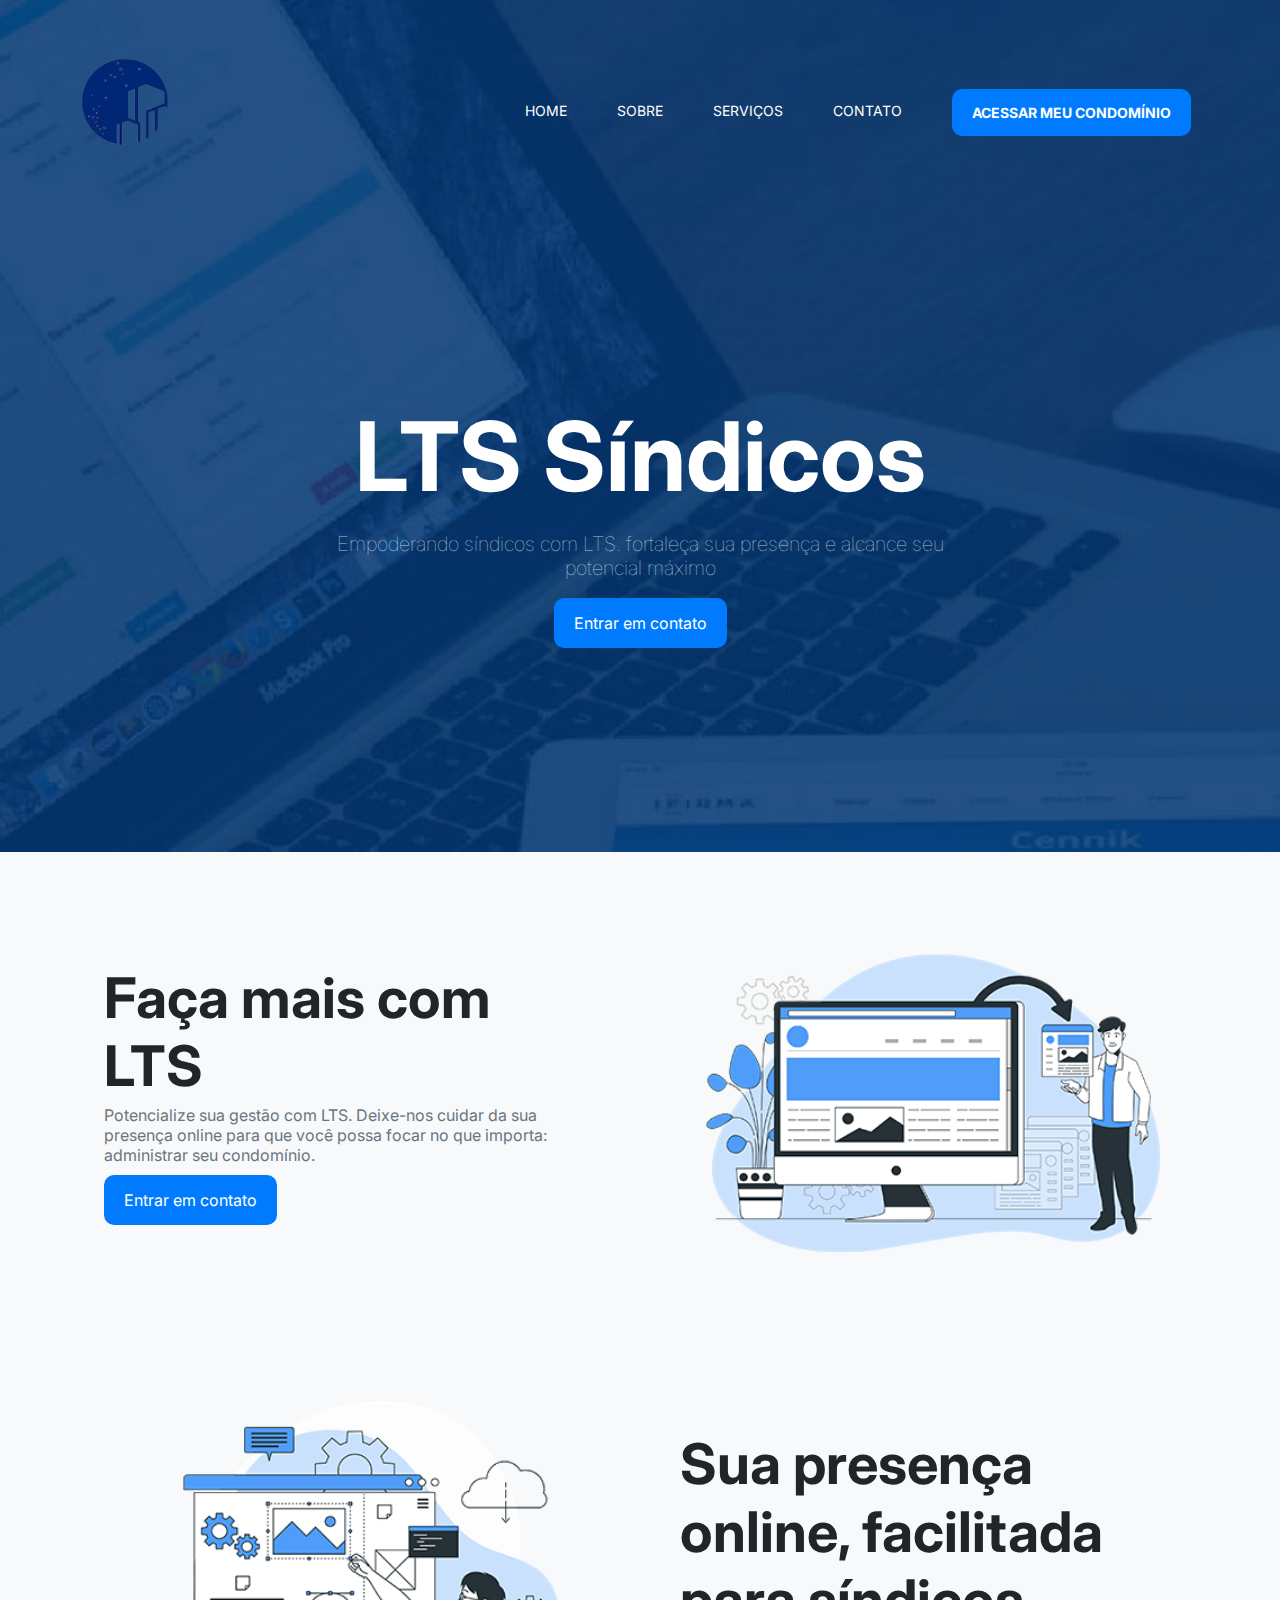
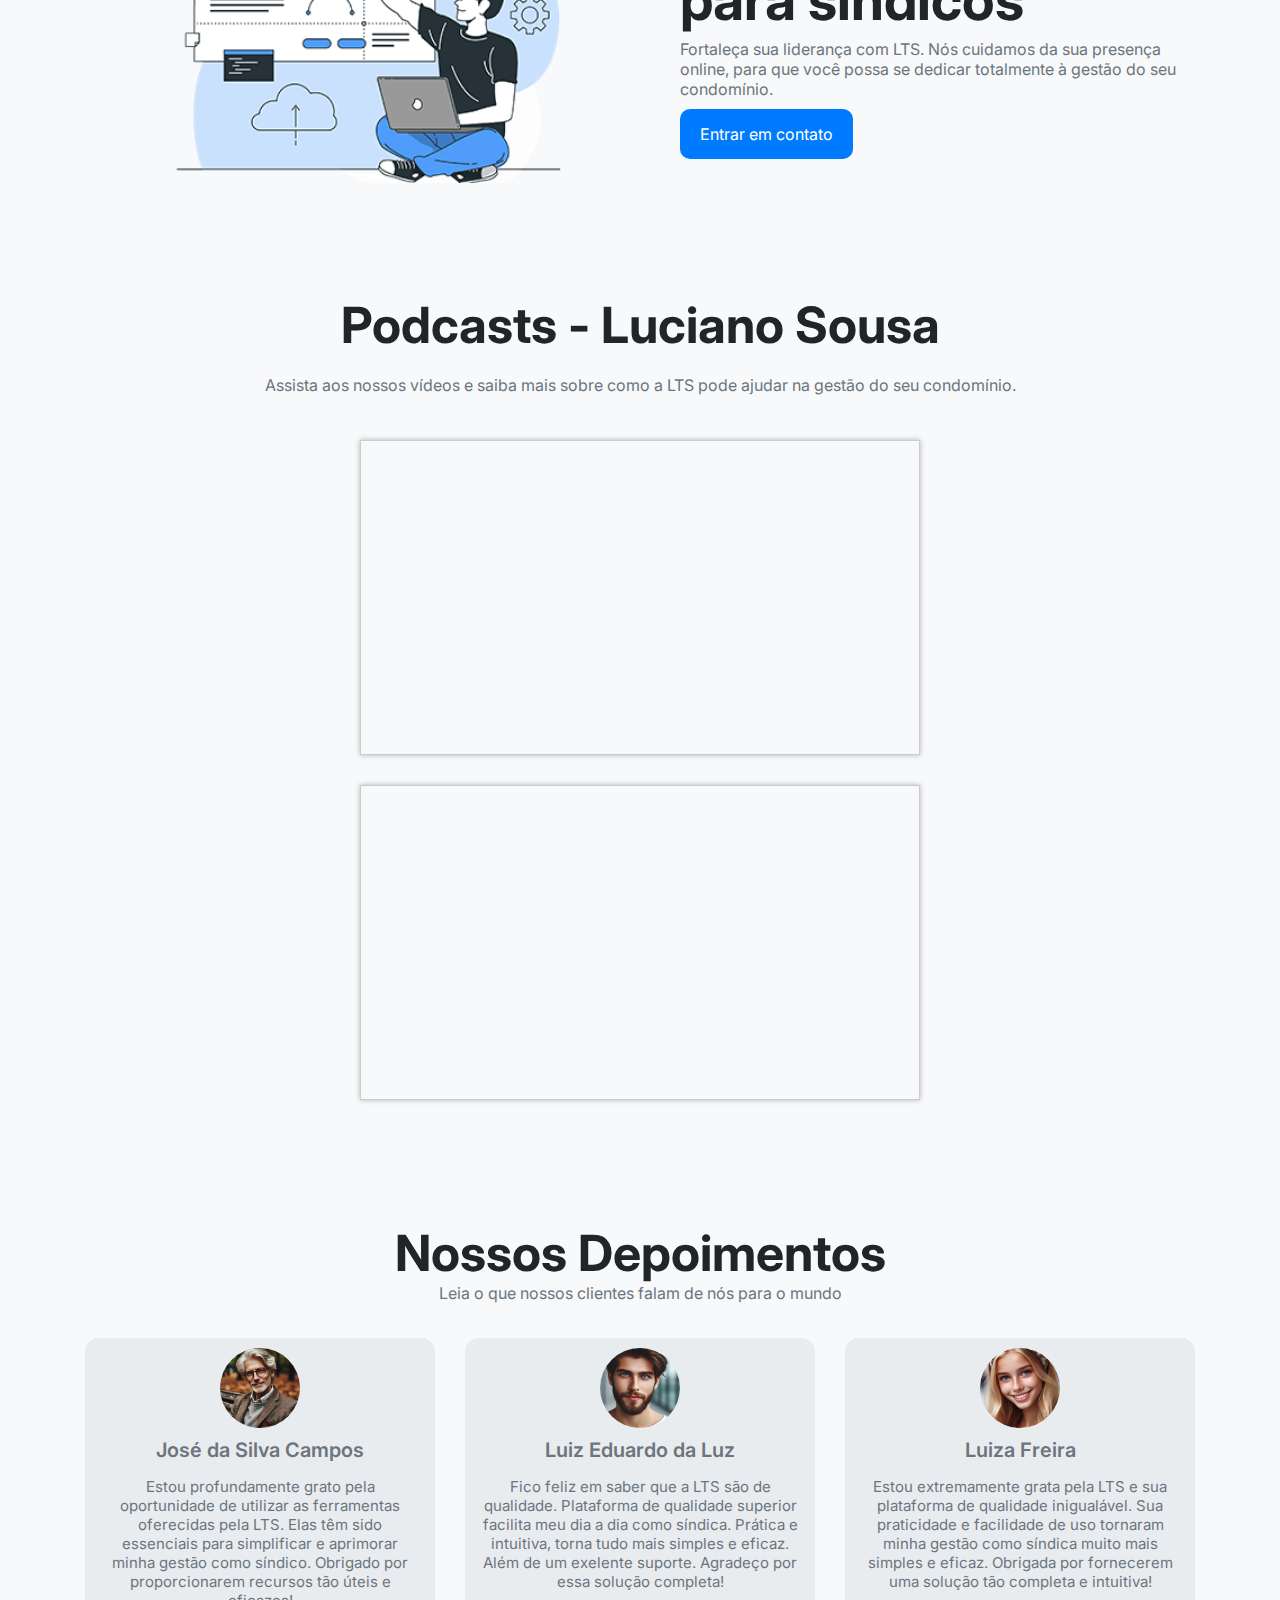
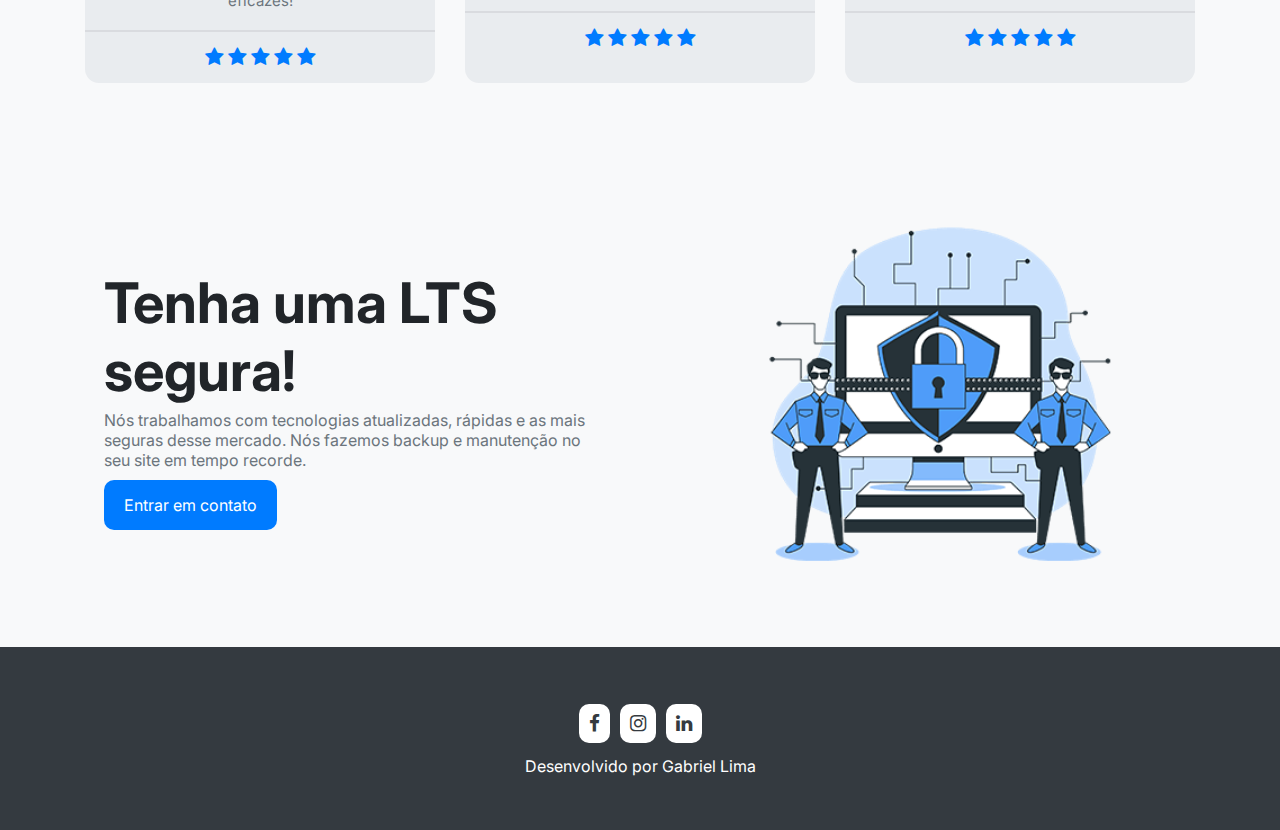
<file: index.html>
<!DOCTYPE html>
<html lang="pt-br">
<head>
    <meta charset="UTF-8">
    <meta name="viewport" content="width=device-width, initial-scale=1.0">
    <!-- fonte awesome -->
    <link rel="stylesheet" href="https://cdnjs.cloudflare.com/ajax/libs/font-awesome/4.7.0/css/font-awesome.css" integrity="sha512-5A8nwdMOWrSz20fDsjczgUidUBR8liPYU+WymTZP1lmY9G6Oc7HlZv156XqnsgNUzTyMefFTcsFH/tnJE/+xBg==" crossorigin="anonymous" referrerpolicy="no-referrer" />
    <!-- links css -->
    <link rel="stylesheet" href="CSS/style.css">
    <title>Website LST</title>
    <link rel="preconnect" href="https://fonts.googleapis.com">
    <link rel="preconnect" href="https://fonts.gstatic.com" crossorigin>
    <link href="https://fonts.googleapis.com/css2?family=Inter:wght@100..900&display=swap" rel="stylesheet">
</head>
<body>
    <!-- header -->
    <header style="background-image: url(img/background-home.jpg)">
        <!-- container -->
        <div class="container">
            <nav>
                <a href="index.html">
                    <img src="img/logo.png" alt="logo">
                </a>
                <ul class="ul">
                    <a href="index.html">home</a>
                    <a href="Sobre.html">Sobre</a>
                    <a href="Serviços.html">Serviços</a>
                    <a href="Contato.html">Contato</a>
                    <a class="btn" href="login.html"><strong>ACESSAR MEU CONDOMÍNIO</strong></a>
                    <div class="close-icon" onclick="closeMenu()">
                        <i class="fa fa-times-circle"></i>
                    </div>
                </ul>
                <div class="menu-icon" onclick="openMenu()">
                    <i class="fa fa-bars"></i>
                </div>
            </nav>
            <section class="banner">
                <div class="banner-text">
                    <h1>LTS Síndicos</h1>
                    <p>Empoderando síndicos com LTS. fortaleça sua presença e alcance seu potencial máximo</p>
                    <a href="Contato.html" class="btn animate-btn">Entrar em contato</a>
                </div>
            </section>
        </div>
        <!-- end container -->
    </header>
    <!-- end header -->
    <!-- faça mais -->
    <section class="faça-mais">
            <!-- container -->
            <div class="container"> 
                <div class="faça-mais-test">
                    <h3>Faça mais com LTS</h3>
                    <p>Potencialize sua gestão com LTS. Deixe-nos cuidar da sua presença online para que você possa focar no que importa:
                        administrar seu condomínio.<p>
                    <a href="Contato.html" class="btn animate-btn" >Entrar em contato</a>
                </div>
                <div class="faça-mais-img">
                    <img src="img/img-1.png" alt="">
                </div>
            </div>
            <!-- end container -->
    </section>
    <!-- end faça mais -->
    <!-- faça mais 2-->
    <section class="faça-mais">
        <!-- container -->
        <div class="container">
            <div class="faça-mais-img">
                <img src="img/img-2.png" alt="">
            </div> 
            <div class="faça-mais-test">
                <h3>Sua presença online, facilitada para síndicos</h3>
                <p>Fortaleça sua liderança com LTS. Nós cuidamos da sua presença online, para que você possa se dedicar totalmente à gestão do seu condomínio.</p>
                <a href="Contato.html" class="btn" >Entrar em contato</a>
            </div>
        </div>
        <!-- end container -->
</section>
<!-- end faça mais 2-->

<!-- seção de vídeos -->
<section class="videos">
    <div class="container">
        <h3>Podcasts - Luciano Sousa</h3>
        <p>Assista aos nossos vídeos e saiba mais sobre como a LTS pode ajudar na gestão do seu condomínio.</p>
        <div class="video-container">
            <iframe width="560" height="315" src="https://www.youtube.com/embed/7bxvTmI8Xig" title="YouTube video player" frameborder="0" allow="accelerometer; autoplay; clipboard-write; encrypted-media; gyroscope; picture-in-picture" allowfullscreen></iframe>
            <iframe width="560" height="315" src="https://www.youtube.com/embed/wDiaQy88Xyo" title="YouTube video player" frameborder="0" allow="accelerometer; autoplay; clipboard-write; encrypted-media; gyroscope; picture-in-picture" allowfullscreen></iframe>
        </div>
    </div>
</section>
<!-- end seção de vídeos -->

<!-- depoimento-->
    <section class="depoimentos">
        <div class="container">
            <h3>Nossos Depoimentos</h3>
            <p>Leia o que nossos clientes falam de nós para o mundo</p>
            <div class="cards">
                <!-- card item 1 -->
                <div class="card-item">
                    <img src="img/1.png" alt="Gabriel">
                    <p class="nome-user">José da Silva Campos</p>
                    <p class="depoimento-user"> Estou profundamente grato pela oportunidade de utilizar as ferramentas oferecidas pela LTS. Elas têm sido essenciais para simplificar e aprimorar minha gestão como síndico. Obrigado por proporcionarem recursos tão úteis e eficazes!
                    </p>
                    <div class="estrelas">
                        <i class="fa fa-star" aria-hidden="true"></i>
                        <i class="fa fa-star" aria-hidden="true"></i>
                        <i class="fa fa-star" aria-hidden="true"></i>
                        <i class="fa fa-star" aria-hidden="true"></i>
                        <i class="fa fa-star" aria-hidden="true"></i>
                    </div>
                </div>
                <!-- end card item 1 -->
                <!-- card item 2 -->
                <div class="card-item">
                    <img src="img/2.png" alt="Gabriel">
                    <p class="nome-user">Luiz Eduardo da Luz</p>
                    <p class="depoimento-user"> Fico feliz em saber que a LTS são de qualidade.
                        Plataforma de qualidade superior facilita meu dia a dia como síndica. Prática e intuitiva,
                         torna tudo mais simples e eficaz. Além de um exelente suporte. Agradeço por essa solução completa!
                    </p>
                    <div class="estrelas">
                        <i class="fa fa-star" aria-hidden="true"></i>
                        <i class="fa fa-star" aria-hidden="true"></i>
                        <i class="fa fa-star" aria-hidden="true"></i>
                        <i class="fa fa-star" aria-hidden="true"></i>
                        <i class="fa fa-star" aria-hidden="true"></i>
                    </div>
                </div>
                <!-- end card item 2 -->
                <!-- card item 3 -->
                <div class="card-item">
                    <img src="img/3.png" alt="Gabriel">
                    <p class="nome-user">Luiza Freira</p>
                    <p class="depoimento-user"> Estou extremamente grata pela LTS e sua plataforma de qualidade inigualável.
                         Sua praticidade e facilidade de uso tornaram minha gestão como síndica muito mais simples e eficaz.
                          Obrigada por fornecerem uma solução tão completa e intuitiva!
                    </p>
                    <div class="estrelas">
                        <i class="fa fa-star" aria-hidden="true"></i>
                        <i class="fa fa-star" aria-hidden="true"></i>
                        <i class="fa fa-star" aria-hidden="true"></i>
                        <i class="fa fa-star" aria-hidden="true"></i>
                        <i class="fa fa-star" aria-hidden="true"></i>
                    </div>
                </div>
                <!-- end card item 3 -->
            </div>
        </div>
    </section>
<!-- end depoimento -->
<!-- faça mais 3 -->
<section class="faça-mais">
    <!-- container -->
    <div class="container"> 
        <div class="faça-mais-test">
            <h3>Tenha uma LTS segura!</h3>
            <p>Nós trabalhamos com tecnologias atualizadas, rápidas e as mais seguras desse mercado. Nós fazemos backup
                e manutenção no seu site em tempo recorde.
            </p>
            <a href="Contato.html" class="btn" >Entrar em contato</a>
        </div>
        <div class="faça-mais-img">
            <img src="img/security.png" alt="">
        </div>
    </div>
    <!-- end container -->
</section>
<!-- end faça mais 3 -->
<!-- footer -->
<footer class="footer">
    <div class="container">
      <div class="links">
        <a href="https://www.facebook.com/people/Lts-Sindicos-Profissionais/pfbid02wDjMW7JPoQzjWtgbtjktsqCLfDgjJGDDae5whF1KAESs9H8voRPMmbUJoa8kM9mjl/">
          <i class="fa fa-facebook"></i>
        </a>
        <a href="https://www.instagram.com/ltssindicos/">
          <i class="fa fa-instagram"></i>
        </a>
        <a href="https://www.linkedin.com/in/SEU_USUARIO">
          <i class="fa fa-linkedin"></i>
        </a>
      </div>
      <p>Desenvolvido por Gabriel Lima</p>
    </div>
  </footer>
  <!-- end footer -->
    <script src="js/main.js"></script>
</body>
</html>
</file>
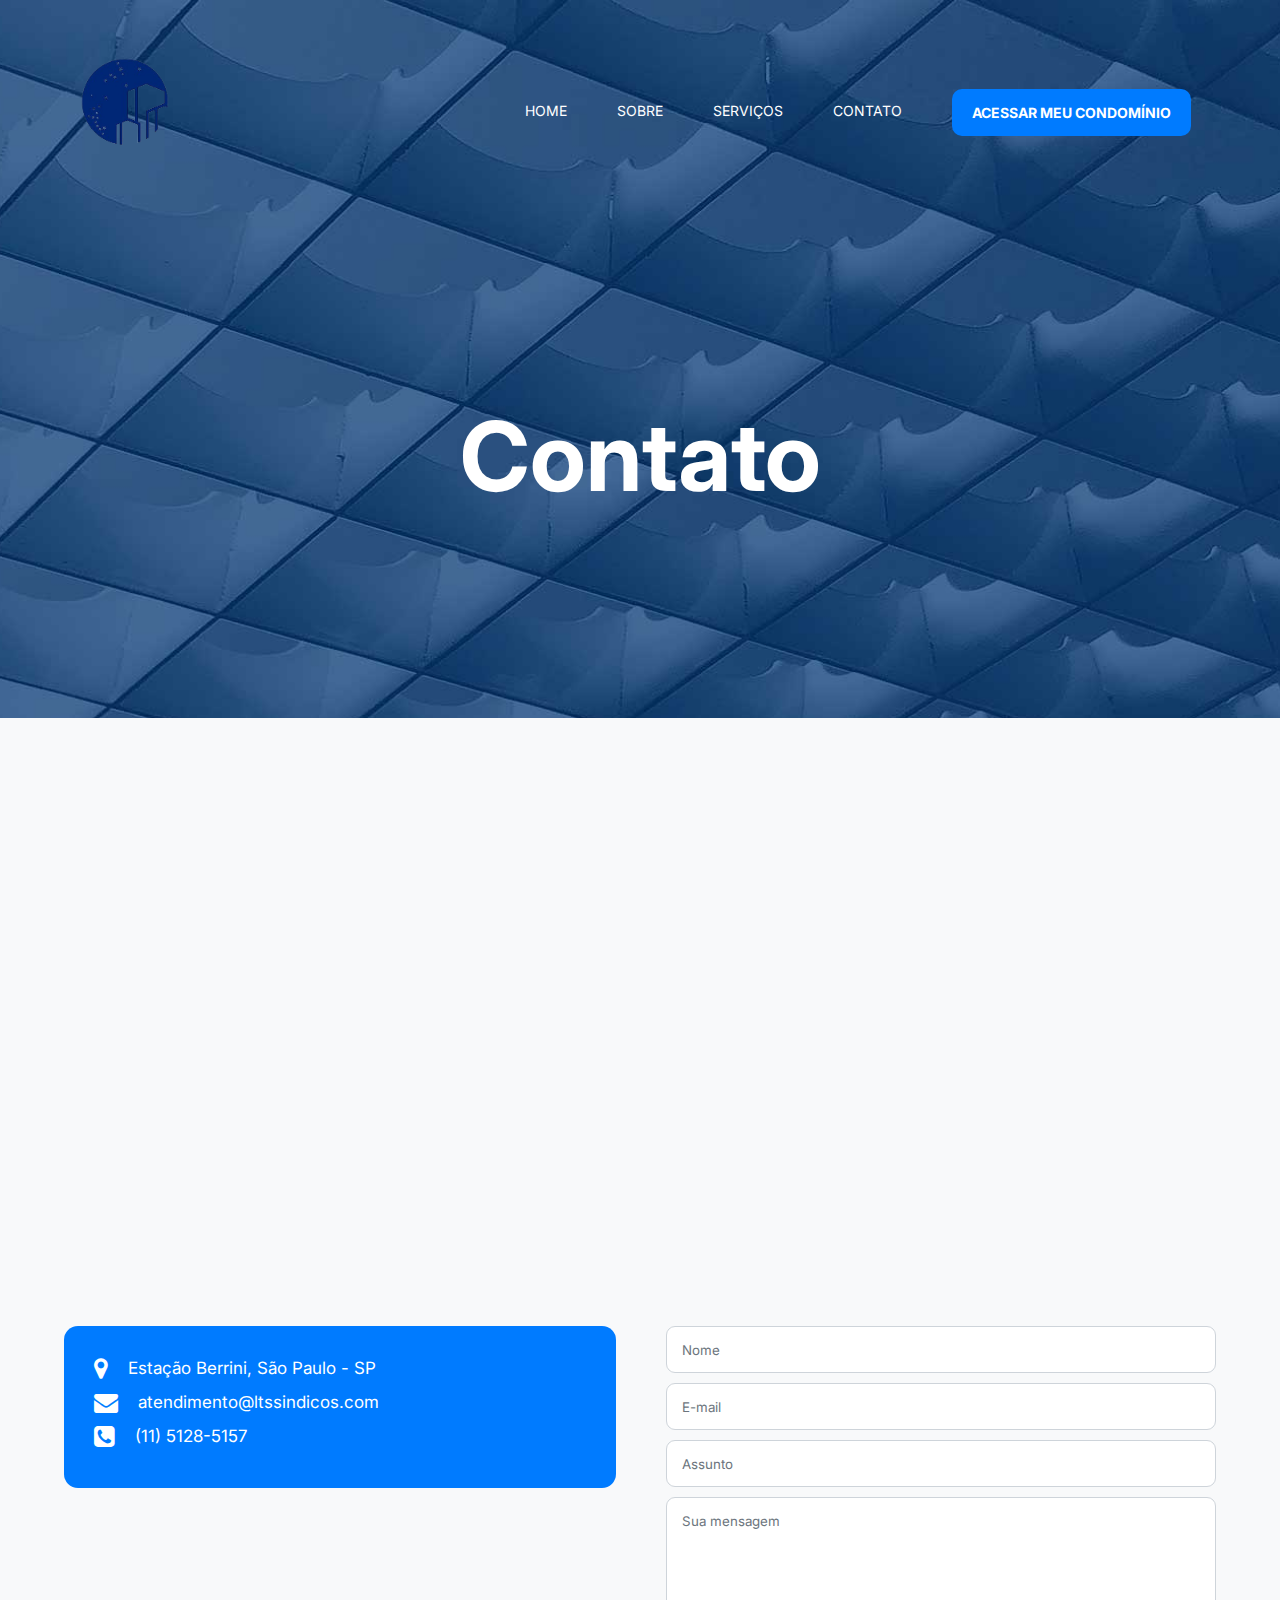
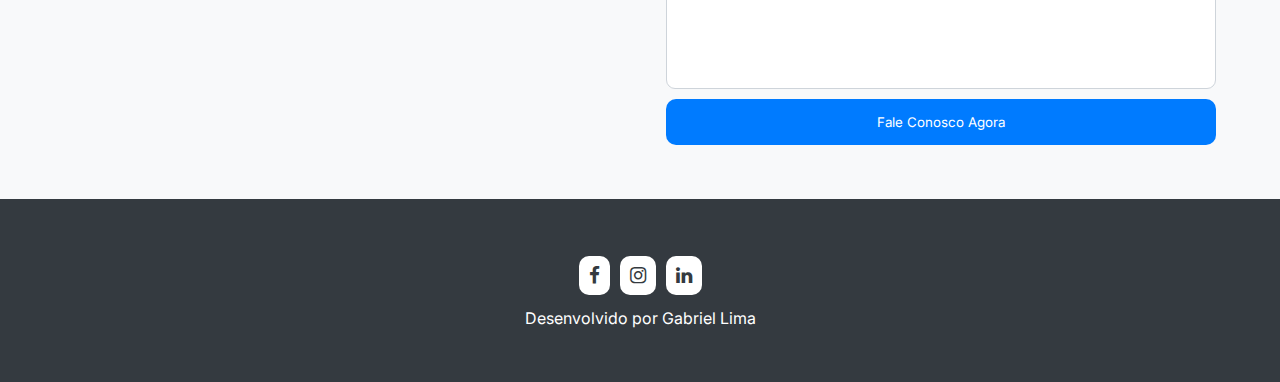
<file: contato.html>
<!DOCTYPE html>
<html lang="pt-br">
<head>
    <meta charset="UTF-8">
    <meta name="viewport" content="width=device-width, initial-scale=1.0">
    <!-- fonte awesome -->
    <link rel="stylesheet" href="https://cdnjs.cloudflare.com/ajax/libs/font-awesome/4.7.0/css/font-awesome.css" integrity="sha512-5A8nwdMOWrSz20fDsjczgUidUBR8liPYU+WymTZP1lmY9G6Oc7HlZv156XqnsgNUzTyMefFTcsFH/tnJE/+xBg==" crossorigin="anonymous" referrerpolicy="no-referrer" />
    <!-- links css -->
    <link rel="stylesheet" href="CSS/style.css">
    <title>Contato | Website LST</title>
    <link rel="preconnect" href="https://fonts.googleapis.com">
    <link rel="preconnect" href="https://fonts.gstatic.com" crossorigin>
    <link href="https://fonts.googleapis.com/css2?family=Inter:wght@100..900&display=swap" rel="stylesheet">
</head>
<body>
    <!-- header -->
    <header style="background-image: url(img/background-contacto.jpg)">
        <!-- container -->
        <div class="container">
            <nav>
                <a href="index.html">
                    <img src="img/logo.png" alt="logo">
                </a>
                <ul class="ul">
                    <a href="index.html">home</a>
                    <a href="Sobre.html">Sobre</a>
                    <a href="Serviços.html">Serviços</a>
                    <a href="Contato.html">Contato</a>
                    <a class="btn" href="login.html"><strong>ACESSAR MEU CONDOMÍNIO</strong></a>
                    <div class="close-icon" onclick="closeMenu()">
                        <i class="fa fa-times-circle"></i>
                    </div>
                </ul>
                <div class="menu-icon" onclick="openMenu()">
                    <i class="fa fa-bars"></i>
                </div>
            </nav>
            <section class="banner">
                <div class="banner-text">
                    <h1>Contato</h1>
                </div>
            </section>
        </div>
        <!-- end container -->
    </header>
        <!-- end header -->
        <section class="contato">
            <div class="container">
                <div class="mapa">
                    <iframe src="https://www.google.com/maps/embed?pb=!1m18!1m12!1m3!1d3655.9759086423446!2d-46.69547845449831!3d-23.60519693846975!2m3!1f0!2f0!3f0!3m2!1i1024!2i768!4f13.1!3m3!1m2!1s0x94ce5733b3be3f8f%3A0xb3987e0330c2e0ea!2zRXN0YcOnw6NvIEJlcnJpbmk!5e0!3m2!1spt-BR!2sbr!4v1710431137700!5m2!1spt-BR!2sbr" width="100%" height="500px" style="border:0;" allowfullscreen="" loading="lazy" referrerpolicy="no-referrer-when-downgrade"></iframe>
                </div>
                <div class="contato-info">
                    <div class="left-side">
                        <div>
                            <i class="fa fa-map-marker"></i>
                            <p>Estação Berrini, São Paulo - SP</p>
                        </div>
                        <div>
                            <i class="fa fa-envelope"></i>
                            <p>atendimento@ltssindicos.com</p>
                        </div>
                        <div>
                            <i class="fa fa-phone-square"></i>
                            <p>(11) 5128-5157</p>
                        </div>
                    </div>
                    <div class="right-side">
                        <form id="form-contato" action="#">
                            <input type="text" id="nome" placeholder="Nome" required>
                            <div id="erro-nome" class="erro-mensagem"></div> 
                            <input type="email" id="email" placeholder="E-mail" required>
                            <div id="erro-email" class="erro-mensagem"></div> 
                            <input type="text" id="assunto" placeholder="Assunto" required>
                            <div id="erro-assunto" class="erro-mensagem"></div> 
                            <textarea id="mensagem" cols="30" rows="10" placeholder="Sua mensagem" required></textarea>
                            <div id="erro-mensagem" class="erro-mensagem"></div>
                            <button class="btn" type="submit">Fale Conosco Agora</button>
                        </form> 
                    </div>
                </div>
            </div>
            <div id="sobretela" class="sobretela">
                <div class="mensagem">
                    <p id="mensagem-sucesso"></p>
                    <button id="fechar-sobretela" class="btn">Fechar</button>
                </div>
            </div>
        </section>
    <!-- footer -->
<footer class="footer">
    <div class="container">
      <div class="links">
        <a href="https://www.facebook.com/people/Lts-Sindicos-Profissionais/pfbid02wDjMW7JPoQzjWtgbtjktsqCLfDgjJGDDae5whF1KAESs9H8voRPMmbUJoa8kM9mjl/">
          <i class="fa fa-facebook"></i>
        </a>
        <a href="https://www.instagram.com/ltssindicos/">
          <i class="fa fa-instagram"></i>
        </a>
        <a href="https://www.linkedin.com/in/SEU_USUARIO">
          <i class="fa fa-linkedin"></i>
        </a>
      </div>
      <p>Desenvolvido por Gabriel Lima</p>
    </div>
  </footer>
  <!-- end footer -->
    <script src="js/main.js"></script>
</body>
</html>
</file>
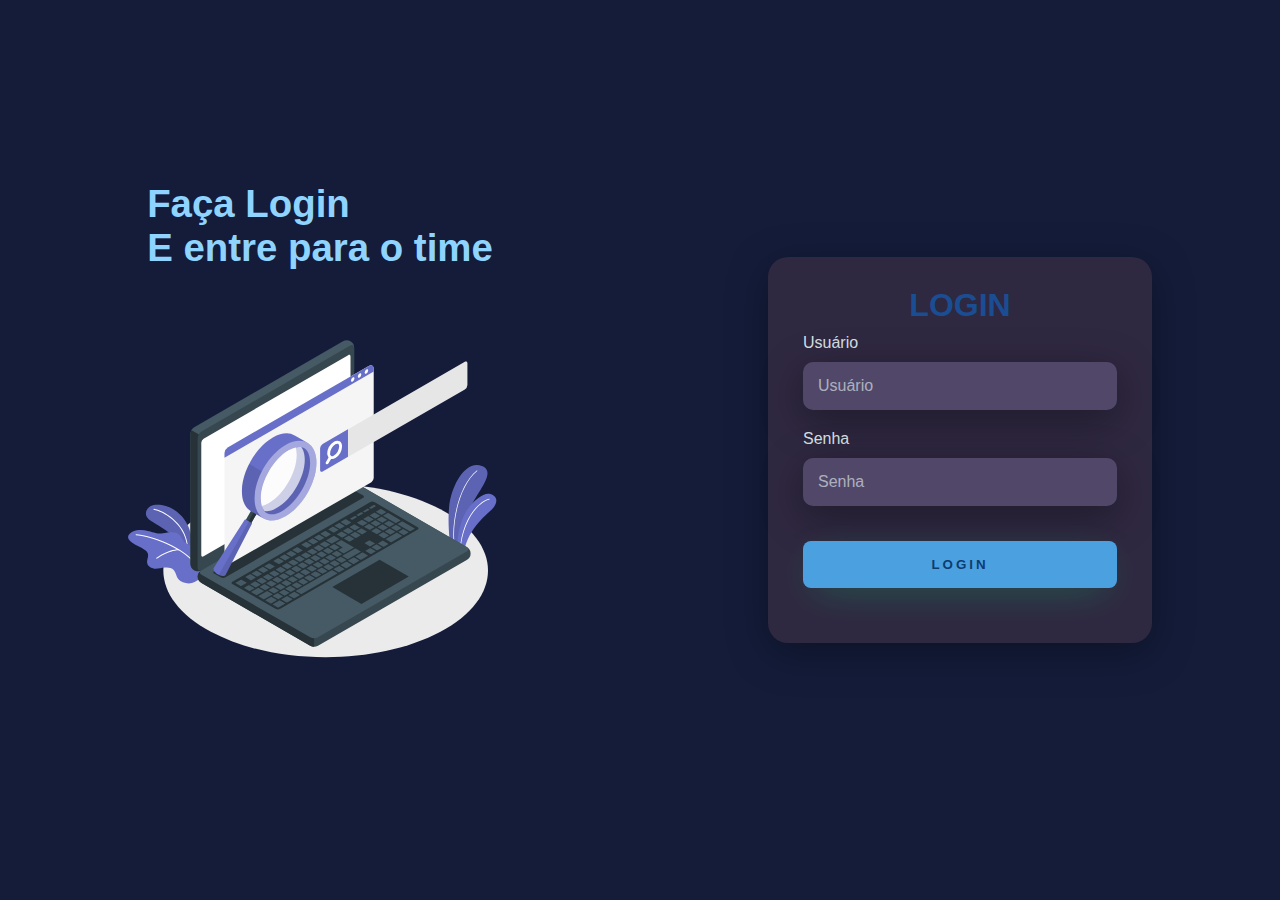
<file: login.html>
<!DOCTYPE html>
<html lang="pt-br">
<head>
    <meta charset="UTF-8">
    <meta name="viewport" content="width=device-width, initial-scale=1.0">
    <!-- fonte awesome -->
    <link rel="stylesheet" href="https://cdnjs.cloudflare.com/ajax/libs/font-awesome/4.7.0/css/font-awesome.css" integrity="sha512-5A8nwdMOWrSz20fDsjczgUidUBR8liPYU+WymTZP1lmY9G6Oc7HlZv156XqnsgNUzTyMefFTcsFH/tnJE/+xBg==" crossorigin="anonymous" referrerpolicy="no-referrer" />
    <!-- links css -->
    <link rel="stylesheet" href="CSS/style.css">
    <title>Login | Website LST</title>
</head>
<body class="fundo">
    <div class="main-login">
        <div class="left-login">
            <h1>Faça Login<br>E entre para o time</h1>
            <img src="CSS/computer.svg" class="left-login-image" alt="computer">
        </div>
        <div class="right-login">
            <div class="card-login">
                <h1>LOGIN</h1>
                <div class="textfield">
                    <label for="usuario">Usuário</label>
                    <input type="text" name="usuario" placeholder="Usuário" required>
                </div>
                <div class="textfield">
                    <label for="senha">Senha</label>
                    <input type="password" name="senha" placeholder="Senha" required>
                </div>
                <button class="btn-login">Login</button>
            </div>
        </div>
    </div>
</body>
</html>
</file>
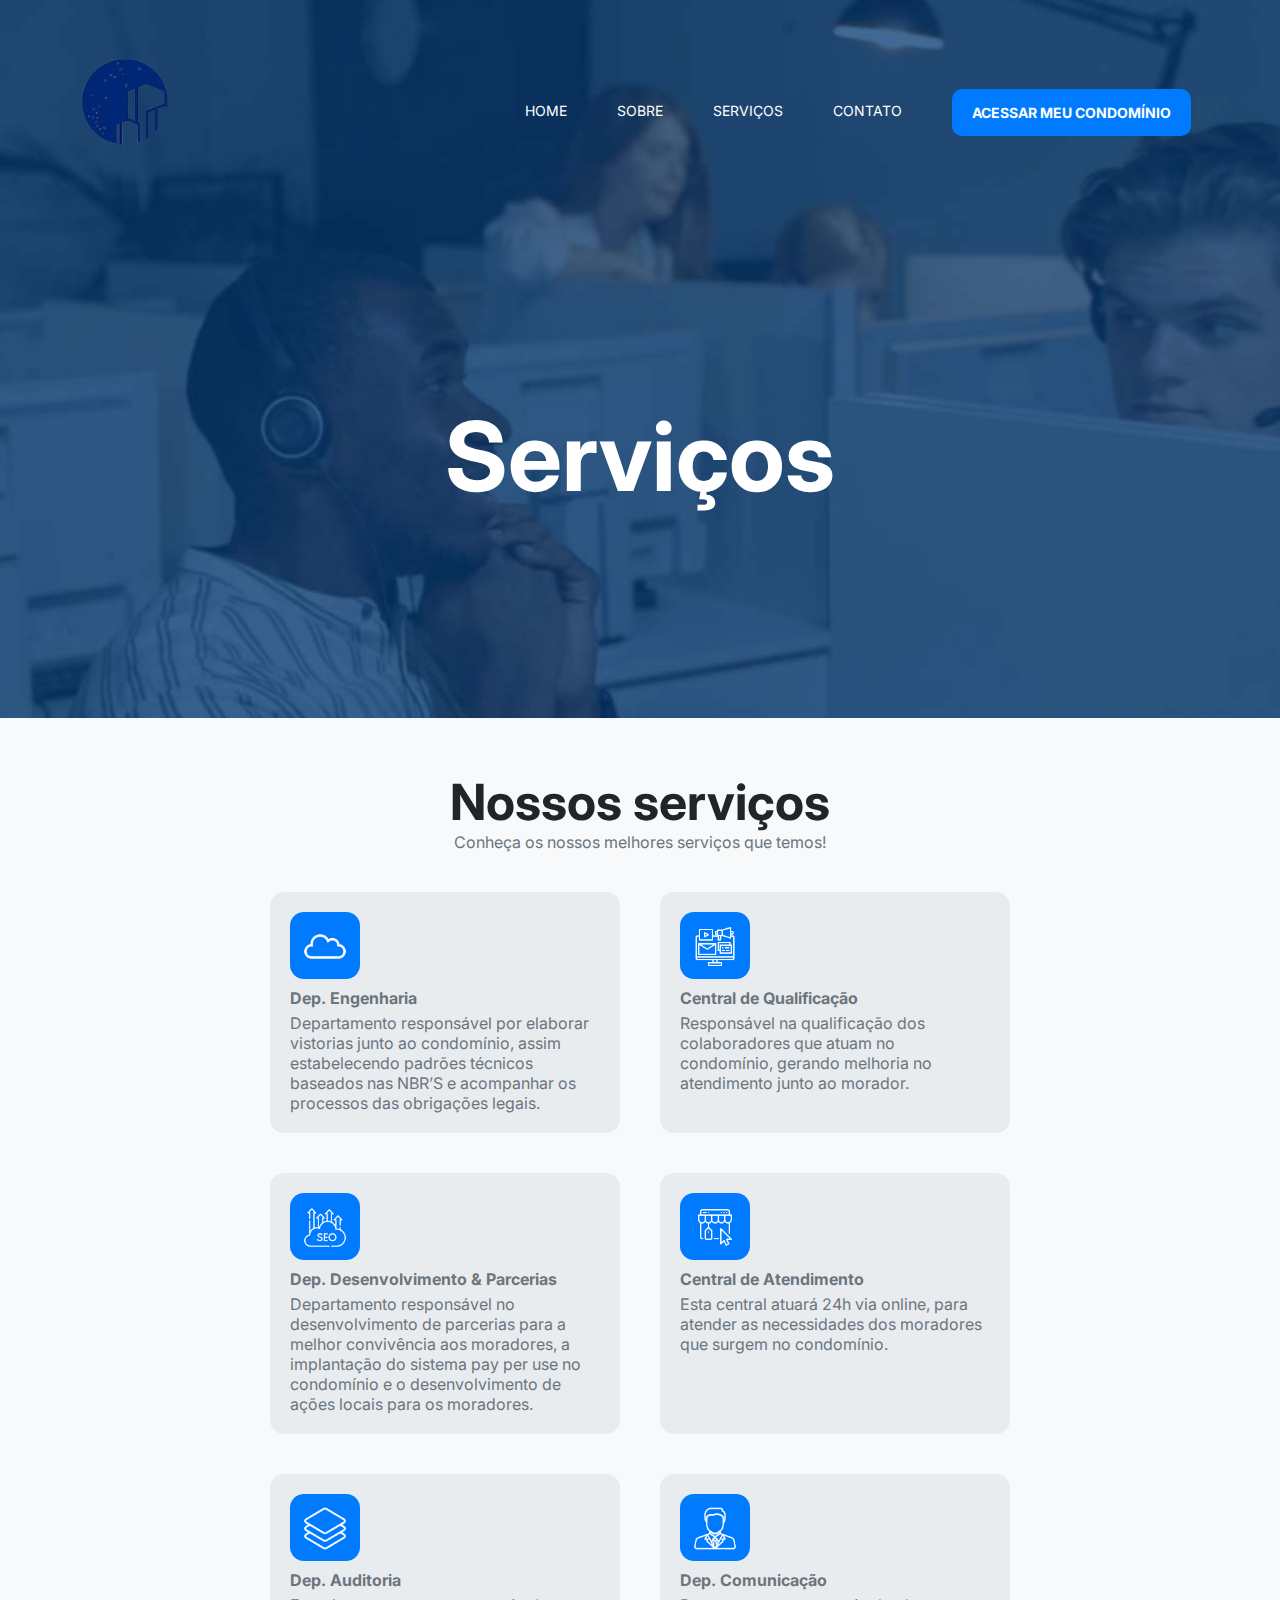
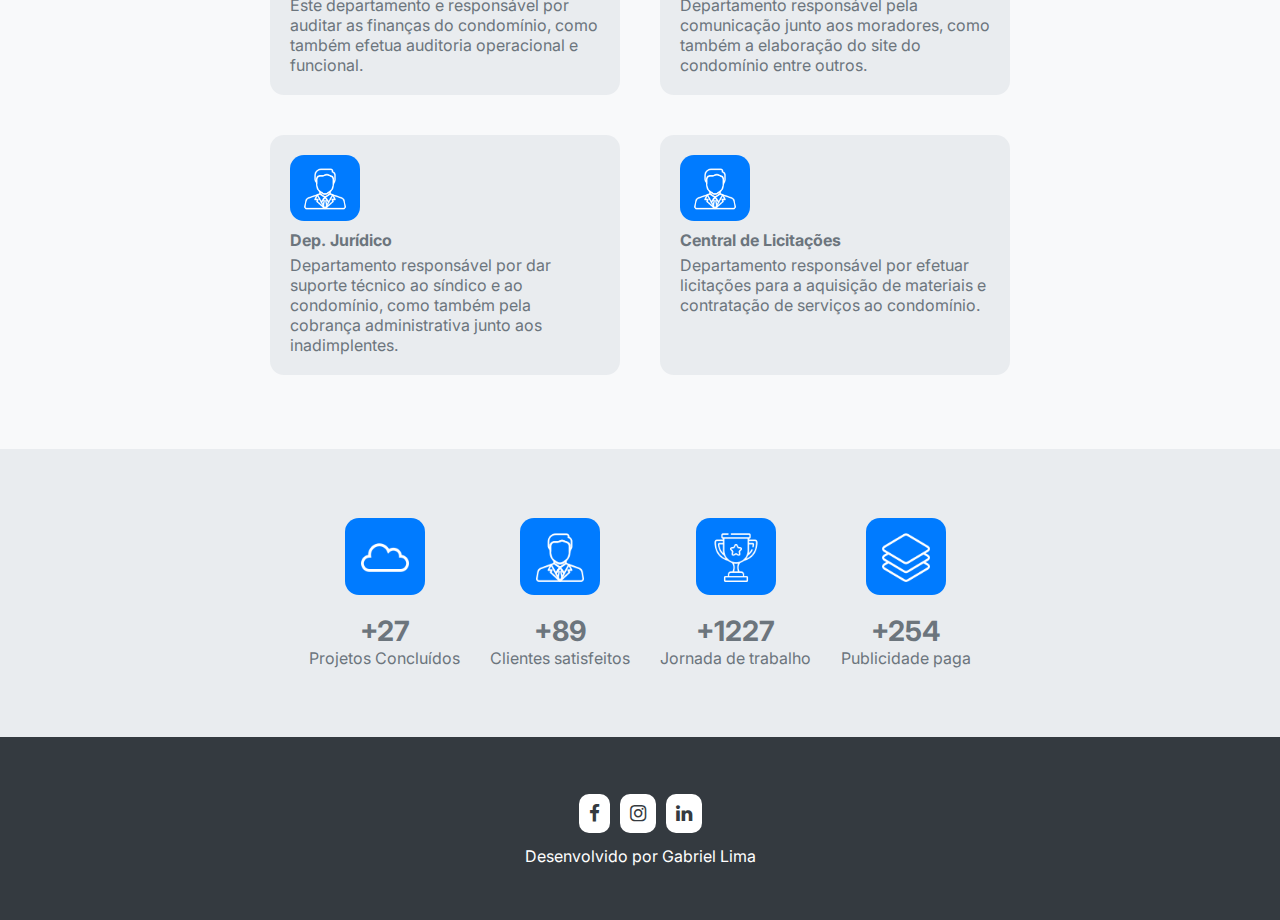
<file: serviços.html>
<!DOCTYPE html>
<html lang="pt-br">
<head>
    <meta charset="UTF-8">
    <meta name="viewport" content="width=device-width, initial-scale=1.0">
    <!-- fonte awesome -->
    <link rel="stylesheet" href="https://cdnjs.cloudflare.com/ajax/libs/font-awesome/4.7.0/css/font-awesome.css" integrity="sha512-5A8nwdMOWrSz20fDsjczgUidUBR8liPYU+WymTZP1lmY9G6Oc7HlZv156XqnsgNUzTyMefFTcsFH/tnJE/+xBg==" crossorigin="anonymous" referrerpolicy="no-referrer" />
    <!-- links css -->
    <link rel="stylesheet" href="CSS/style.css">
    <title>Serviços | Website LST</title>
    <link rel="preconnect" href="https://fonts.googleapis.com">
    <link rel="preconnect" href="https://fonts.gstatic.com" crossorigin>
    <link href="https://fonts.googleapis.com/css2?family=Inter:wght@100..900&display=swap" rel="stylesheet">
</head>
<body>
    <!-- header -->
    <header style="background-image: url(img/background-servicos.jpg)">
        <!-- container -->
        <div class="container">
            <nav>
                <a href="index.html">
                    <img src="img/logo.png" alt="logo">
                </a>
                <ul class="ul">
                    <a href="index.html">home</a>
                    <a href="Sobre.html">Sobre</a>
                    <a href="Serviços.html">Serviços</a>
                    <a href="Contato.html">Contato</a>
                    <a class="btn" href="login.html"><strong>ACESSAR MEU CONDOMÍNIO</strong></a>
                    <div class="close-icon" onclick="closeMenu()">
                        <i class="fa fa-times-circle"></i>
                    </div>
                </ul>
                <div class="menu-icon" onclick="openMenu()">
                    <i class="fa fa-bars"></i>
                </div>
            </nav>
            <section class="banner">
                <div class="banner-text">
                    <h1>Serviços</h1>
                </div>
            </section>
        </div>
        <!-- end container -->
    </header>
    <!-- end header -->
        <section class="serviços">
            <div class="container">
                <h3>Nossos serviços</h3>
                <p>Conheça os nossos melhores serviços que temos!</p>
                <!-- rows cards -->
                <div class="rows-cards">
                    <!-- rows cards 1 -->
                    <div class="row-card-item">
                        <img src="img/cloud.png" alt="">
                        <p class="nome-serviço"><strong>Dep. Engenharia</strong></p>
                        <p class="descricao-servico">
                            Departamento responsável por elaborar  vistorias junto ao condomínio,
                             assim estabelecendo padrões técnicos baseados nas NBR’S e acompanhar
                              os processos das obrigações legais.
                        </p>
                    </div>
                    <!-- end rows cards 1 -->
                    <!-- rows cards 2 -->
                    <div class="row-card-item">
                        <img src="img/digital-marketing.png" alt="">
                        <p class="nome-serviço"><strong>Central de Qualificação</strong></p>
                        <p class="descricao-servico">
                            Responsável na qualificação dos colaboradores que atuam no condomínio,
                             gerando melhoria no atendimento junto ao morador.
                        </p>
                    </div>
                    <!-- end rows cards 2 -->
                    <!-- rows cards 3 -->
                    <div class="row-card-item">
                        <img src="img/seo.png" alt="">
                        <p class="nome-serviço"><strong>Dep. Desenvolvimento & Parcerias</strong></p>
                        <p class="descricao-servico">
                            Departamento responsável no desenvolvimento  de parcerias para a melhor convivência aos moradores,
                            a implantação do sistema pay per use no condomínio e o desenvolvimento de ações locais para os moradores.
                        </p>
                    </div>
                    <!-- end rows cards 3 -->
                    <!-- rows cards 4 -->
                    <div class="row-card-item">
                        <img src="img/virtual_store.png" alt="">
                        <p class="nome-serviço"><strong>Central de Atendimento</strong></p>
                        <p class="descricao-servico">
                            Esta central atuará 24h via online, para atender as necessidades
                             dos moradores que surgem no condomínio.
                        </p>
                    </div>
                    <!-- end rows cards 4 -->
                    <!-- rows cards 5 -->
                    <div class="row-card-item">
                        <img src="img/layer.png" alt="">
                        <p class="nome-serviço"><strong>Dep. Auditoria</strong></p>
                        <p class="descricao-servico">
                            Este departamento e responsável por auditar as finanças do condomínio,
                             como também efetua auditoria operacional e funcional.
                        </p>
                    </div>
                    <!-- end rows cards 5 -->
                    <!-- rows cards 6 -->
                    <div class="row-card-item">
                        <img src="img/manager.png" alt="">
                        <p class="nome-serviço"><strong>Dep. Comunicação</strong></p>
                        <p class="descricao-servico">
                            Departamento responsável pela comunicação junto aos moradores,
                             como também a elaboração do site do condomínio entre outros.
                        </p>
                    </div>
                    <!-- end rows cards 6 -->
                    <!-- rows cards 7 -->
                    <div class="row-card-item">
                        <img src="img/manager.png" alt="">
                        <p class="nome-serviço"><strong>Dep. Jurídico</strong></p>
                        <p class="descricao-servico">
                            Departamento responsável por dar suporte técnico ao síndico e ao condomínio,
                            como também pela cobrança administrativa junto aos inadimplentes.
                        </p>
                    </div>
                    <!-- end rows cards 7 -->
                    <!-- rows cards 8 -->
                    <div class="row-card-item">
                        <img src="img/manager.png" alt="">
                        <p class="nome-serviço"><strong>Central de Licitações</strong></p>
                        <p class="descricao-servico">
                            Departamento responsável por efetuar licitações para a aquisição
                            de materiais e contratação de serviços ao condomínio.
                        </p>
                    </div>
                    <!-- end rows cards 8 -->
                </div>
                <!-- end rows cards -->
            </div>
        </section>
    <!-- end section serviços -->    
    <section class="dados">
        <div class="container">
            <!-- dados item --> 
            <div class="dados-item">
                <img src="img/cloud.png" alt="">
                <p><strong>+27</strong> <br>
                    Projetos Concluídos
                </p>
            </div>
            <!-- end dados item -->
            <!-- dados item 2 --> 
            <div class="dados-item">
                <img src="img/manager.png" alt="">
                <p><strong>+89</strong> <br>
                    Clientes satisfeitos
                </p>
            </div>
            <!-- end dados item 2 -->
            <!-- dados item 3 --> 
            <div class="dados-item">
                <img src="img/trophy.png" alt="">
                <p><strong>+1227</strong> <br>
                    Jornada de trabalho
                </p>
            </div>
            <!-- end dados item 3 -->
            <!-- dados item 4 --> 
            <div class="dados-item">
                <img src="img/layer.png" alt="">
                <p><strong>+254</strong> <br>
                    Publicidade paga
                </p>
            </div>
            <!-- end dados item 4 -->
        </div>
    </section>
    <!-- footer -->
<footer class="footer">
    <div class="container">
      <div class="links">
        <a href="https://www.facebook.com/people/Lts-Sindicos-Profissionais/pfbid02wDjMW7JPoQzjWtgbtjktsqCLfDgjJGDDae5whF1KAESs9H8voRPMmbUJoa8kM9mjl/">
          <i class="fa fa-facebook"></i>
        </a>
        <a href="https://www.instagram.com/ltssindicos/">
          <i class="fa fa-instagram"></i>
        </a>
        <a href="https://www.linkedin.com/in/SEU_USUARIO">
          <i class="fa fa-linkedin"></i>
        </a>
      </div>
      <p>Desenvolvido por Gabriel Lima</p>
    </div>
  </footer>
  <!-- end footer -->
    <script src="js/main.js"></script>
</body>
</html>
</file>
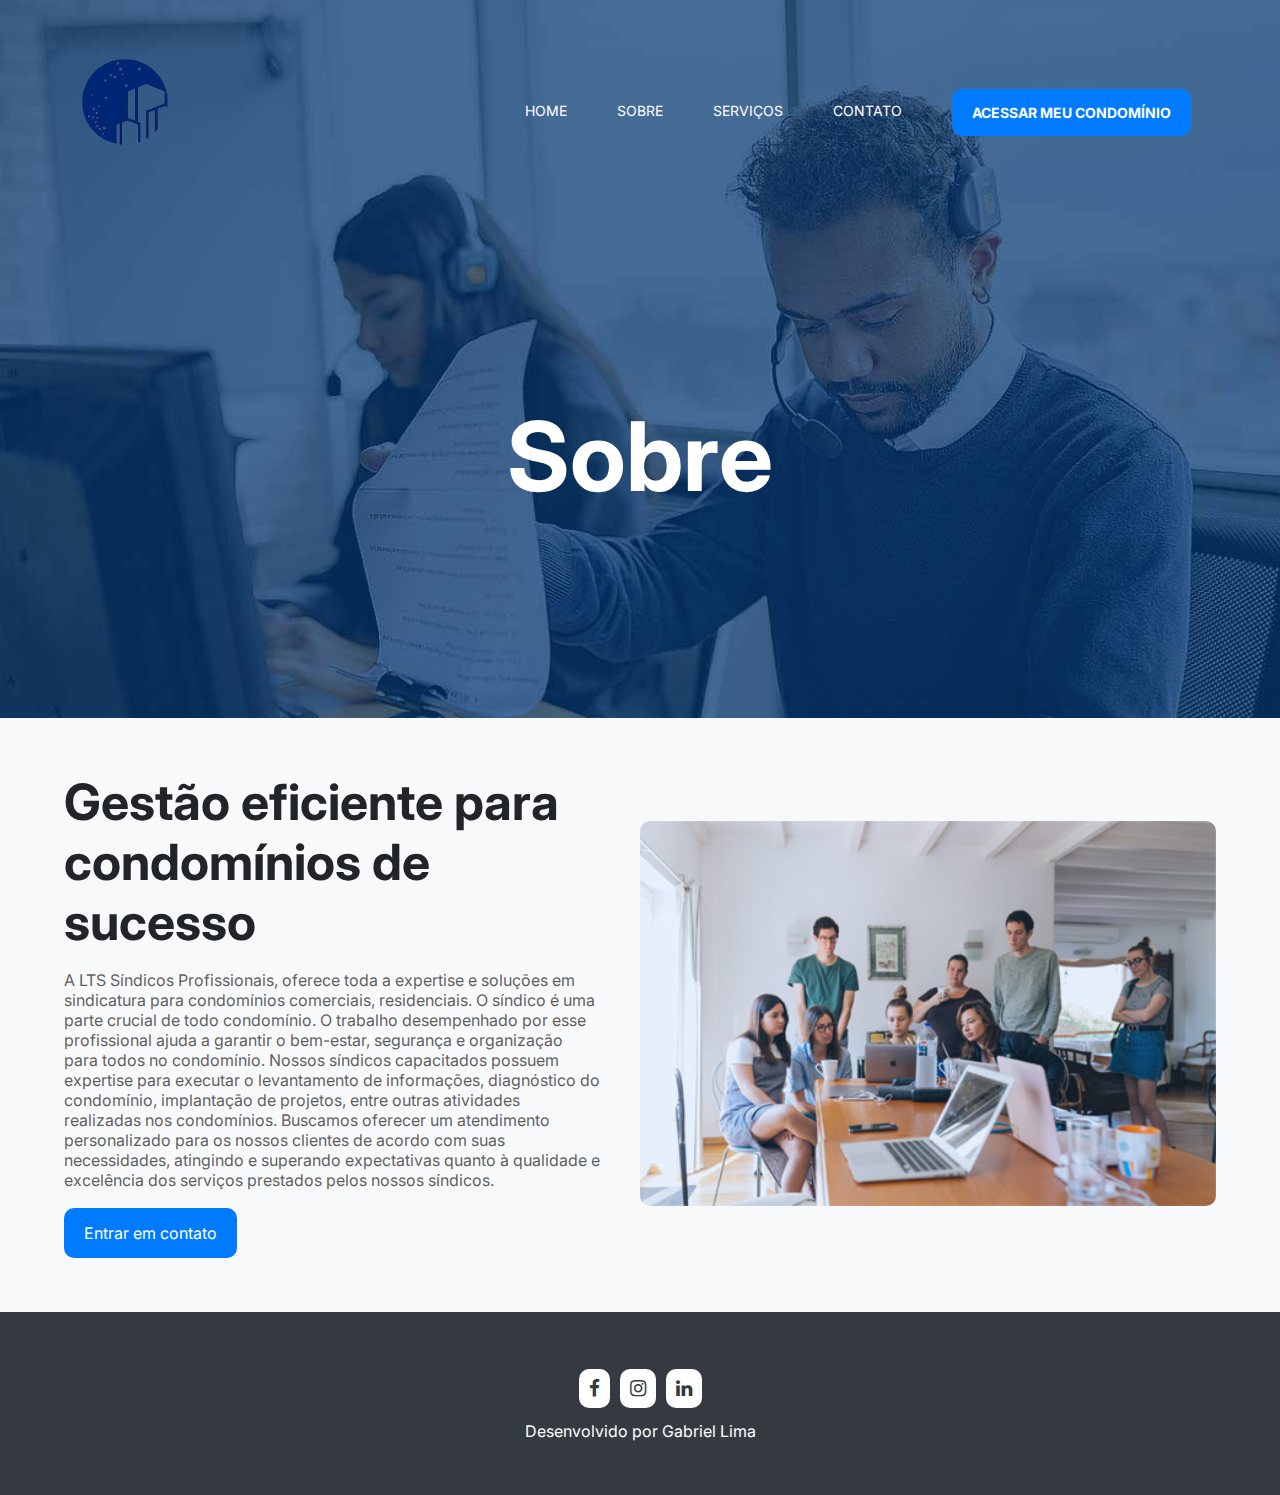
<file: sobre.html>
<!DOCTYPE html>
<html lang="pt-br">
<head>
    <meta charset="UTF-8">
    <meta name="viewport" content="width=device-width, initial-scale=1.0">
    <!-- fonte awesome -->
    <link rel="stylesheet" href="https://cdnjs.cloudflare.com/ajax/libs/font-awesome/4.7.0/css/font-awesome.css" integrity="sha512-5A8nwdMOWrSz20fDsjczgUidUBR8liPYU+WymTZP1lmY9G6Oc7HlZv156XqnsgNUzTyMefFTcsFH/tnJE/+xBg==" crossorigin="anonymous" referrerpolicy="no-referrer" />
    <!-- links css -->
    <link rel="stylesheet" href="CSS/style.css">
    <title>Sobre | Website LST</title>
    <link rel="preconnect" href="https://fonts.googleapis.com">
    <link rel="preconnect" href="https://fonts.gstatic.com" crossorigin>
    <link href="https://fonts.googleapis.com/css2?family=Inter:wght@100..900&display=swap" rel="stylesheet">
</head>
<body>
    <!-- header -->
    <header style="background-image: url(img/background-sobre1.jpg)">
        <!-- container -->
        <div class="container">
            <nav>
                <a href="index.html">
                    <img src="img/logo.png" alt="logo">
                </a>
                <ul class="ul">
                    <a href="index.html">home</a>
                    <a href="Sobre.html">Sobre</a>
                    <a href="Serviços.html">Serviços</a>
                    <a href="Contato.html">Contato</a>
                    <a class="btn" href="login.html"><strong>ACESSAR MEU CONDOMÍNIO</strong></a>
                    <div class="close-icon" onclick="closeMenu()">
                        <i class="fa fa-times-circle"></i>
                    </div>
                </ul>
                <div class="menu-icon" onclick="openMenu()">
                    <i class="fa fa-bars"></i>
                </div>
            </nav>
            <section class="banner">
                <div class="banner-text">
                    <h1>Sobre</h1>
                </div>
            </section>
        </div>
        <!-- end container -->
    </header>
    <!-- end header -->
    <section class="sobre">
        <div class="container">
            <div class="sobre-text">
                <h3>Gestão eficiente para condomínios de sucesso</h3>
                <p>A LTS Síndicos Profissionais, oferece toda a expertise e soluções em sindicatura para condomínios comerciais, residenciais.
                    O síndico é uma parte crucial de todo condomínio. O trabalho desempenhado por esse profissional ajuda a garantir o bem-estar, segurança e organização para todos no condomínio.
                    Nossos síndicos capacitados possuem expertise para executar o levantamento de informações, diagnóstico do condomínio, implantação de projetos, entre outras atividades realizadas nos condomínios.
                    Buscamos oferecer um atendimento personalizado para os nossos clientes de acordo com suas necessidades, atingindo e superando expectativas quanto à qualidade e excelência dos serviços prestados pelos nossos síndicos.
                </p>
                <a href="contato.html" class="btn animate-btn">Entrar em contato</a>
            </div>
            <div class="sobre-img">
                <img src="img/sobre.jpg" alt="Sobre">
            </div>
        </div>
    </section>
<!-- footer -->
<footer class="footer">
    <div class="container">
      <div class="links">
        <a href="https://www.facebook.com/people/Lts-Sindicos-Profissionais/pfbid02wDjMW7JPoQzjWtgbtjktsqCLfDgjJGDDae5whF1KAESs9H8voRPMmbUJoa8kM9mjl/">
          <i class="fa fa-facebook"></i>
        </a>
        <a href="https://www.instagram.com/ltssindicos/">
          <i class="fa fa-instagram"></i>
        </a>
        <a href="https://www.linkedin.com/in/SEU_USUARIO">
          <i class="fa fa-linkedin"></i>
        </a>
      </div>
      <p>Desenvolvido por Gabriel Lima</p>
    </div>
  </footer>
  <!-- end footer -->
    <script src="js/main.js"></script>
</body>
</html>
</file>
<file: CSS/style.css>
* {
    margin: 0;
    padding: 0;
    box-sizing: border-box;
    text-decoration: none;
    outline: none;
    font-family: "Inter", sans-serif;
}

body {
    background-color: #F8F9FA;
    color: #212529;
}

section, footer {
    padding: 54px 0;
}

h3 {
    font-size: 50px;
}

p {
    color: #6C757D;
}

.container {
    max-width: 1400px;
    margin: 0 auto;
    padding: 0 5%;
}

.btn {
    background-color: #007BFF;
    color: white;
    padding: 15px 20px;
    border-radius: 10px;
    cursor: pointer;
    display: inline-block;
    transition: 0.1s;
}

.btn.animate-btn {
    animation: animate-outline 1s ease-out infinite;
}

.btn:hover {
    background-color: #0069D9;
}

@keyframes animate-outline {
    from {
        outline: 0px solid #007BFF8a;
    }

    to {
        outline: 15px solid #007BFF00;
    }
}

header {
    background-position: center;
    background-size: cover;
    background-attachment: fixed;
}

nav {
    display: flex;
    align-items: center;
    justify-content: space-between;
    padding-top: 30px;
}

nav ul {
    display: flex;
    align-items: center;
}

nav ul a {
    color: white;
    margin: 0 25px;
    text-transform: uppercase;
    font-size: 14px;
    display: block;
}

nav a img {
    width: 40%;
    height: auto;
    margin-top: 20px;
}

nav ul a:not(.btn)::after {
    content: "";
    background-color: #007BFF;
    height: 3px;
    width: 0%;
    display: block;
    margin: 0 auto;
    transition: 0.3s;
}

nav ul a:hover::after {
    width: 100%;
}

/* menu mobile */
nav .menu-icon {
    cursor: pointer;
    font-size: 25px;
    color: white;
    display: none;
}

nav .close-icon {
    display: none;
    font-size: 30px;
    color: white;
}

.banner {
    display: flex;
    justify-content: center;
}

.banner .banner-text {
    margin: 150px;
    text-align: center;
    padding: 0 90px;
}

.banner .banner-text h1 {
    font-size: 96px;
    color: white;
}

.banner .banner-text p {
    font-size: 20px;
    color: #ffffffb7;
    font-weight: lighter;
    margin: 18px 0;
}

/* faça mais */
.faça-mais .container {
    display: flex;
    align-items: center;
}

.faça-mais .faça-mais-test {
    width: 50%;
    padding: 0 40px;
}

.faça-mais .faça-mais-test h3 {
    font-size: 56px;
}

.faça-mais .faça-mais-test p {
    margin: 5px 0 10px 0;
}

.faça-mais .faça-mais-img {
    width: 50%;
}

.faça-mais .faça-mais-img img {
    width: 100%;
}

.depoimentos h3 {
    text-align: center;
}

.depoimentos p {
    margin-bottom: 20px;
    text-align: center;
}

.cards {
    display: flex;
    justify-content: center;
    flex-wrap: wrap;
}

.depoimentos .card-item {
    background-color: #E9ECEF;
    margin: 15px;
    border-radius: 14px;
    text-align: center;
    width: 350px;
    transition: 0.3s;
}

.depoimentos .card-item img {
    border-radius: 100%;
    width: 80px;
    display: block;
    margin: 10px auto;
}

.depoimentos .card-item .nome-user {
    font-weight: 600;
    font-size: 20px;
    margin-bottom: 15px;
    transition: 0.3s;
}

.depoimentos .card-item .depoimento-user {
    font-size: 15px;
    padding: 0 15px;
    transition: 0.3s;
}

.depoimentos .card-item .estrelas {
    margin: 15px 0;
    border-top: 2px solid #71767a23;
}

.depoimentos .card-item .estrelas i {
    color: #007BFF;
    margin-top: 15px;
    font-size: 20px;
    transition: 0.3s;
}

.depoimentos .card-item:hover {
    background-color: #007BFF;
    margin-top: -5px;
}

.depoimentos .card-item:hover .nome-user,
.depoimentos .card-item:hover .depoimento-user,
.depoimentos .card-item:hover .estrelas i {
    color: white;
}

/* footer */
.footer {
    background-color: #343A40;
    text-align: center;
    color: white;
}

.footer i {
    color: #343A40;
    font-size: 19px;
    background-color: white;
    padding: 10px;
    margin: 3px;
    border-radius: 10px;
}

.footer p {
    margin-top: 10px;
    color: white;
}

/* end footer */

/* Estilos para a seção de vídeos */
.videos {
    text-align: center;
}

.videos h3 {
    margin-bottom: 20px;
}

.videos p {
    margin-bottom: 30px;
}

.video-container {
    display: flex;
    justify-content: center;
    flex-wrap: wrap;
}

.video-container iframe {
    margin: 15px;
    border: 1px solid #ccc;
    box-shadow: 2px 2px 5px rgba(0, 0, 0, 0.1);
}

.video-container iframe {
    box-shadow:
        0 0 5px rgba(0, 0, 0, 0.3),
        0 0 5px rgba(255, 255, 255, 0.8);
}

/* End Estilos para a seção de vídeos */

/* Página sobre */
.sobre .container {
    display: flex;
    align-items: center;
    justify-content: space-between;
}

.sobre .sobre-text {
    width: 50%;
    padding-right: 40px;
}

.sobre .sobre-text p {
    margin: 18px 0;
    color: #000000a6;
}

.sobre .sobre-img {
    width: 50%;
}

.sobre .sobre-img img {
    width: 100%;
    border-radius: 10px;
}

/* end Página sobre */

/* Página serviços */
.serviços h3 {
    text-align: center;
}

.serviços .container>p {
    text-align: center;
}

.serviços .rows-cards {
    display: flex;
    justify-content: center;
    margin-top: 20px;
    flex-wrap: wrap;
}

.serviços .row-card-item {
    background-color: #E9ECEF;
    width: 350px;
    padding: 20px;
    border-radius: 14px;
    margin: 20px;
    transition: 0.3s;
}

.serviços .row-card-item:hover {
    background-color: #007BFF;
}

.serviços .row-card-item:hover p {
    color: white;
}

.serviços .row-card-item img {
    background-color: #007BFF;
    border-radius: 14px;
    width: 70px;
    padding: 9px;
}

.serviços .row-card-item p.nome-serviço {
    margin: 5px 0;
    transition: 0.3s;
}

.serviços .row-card-item p.descricao-servico {
    transition: 0.3s;
}

/* end Página serviços */

/* dados item */
.dados {
    background: #E9ECEF;
}

.dados .container {
    display: flex;
    justify-content: center;
    flex-wrap: wrap;
}

.dados .dados-item {
    text-align: center;
    margin: 15px;
    color: #000000be;
}

.dados .dados-item img {
    background-color: #007BFF;
    border-radius: 14px;
    padding: 10px;
    margin-bottom: 15px;
    width: 80px;
}

.dados .dados-tem p {
    font-size: 18 px;
}

.dados .dados-item p strong {
    font-size: 28px;
}

/* end dados item */

/* Página login */
.fundo {
    margin: 0;
    font-family: 'Noto Sans', sans-serif;
}

.fundo * {
    box-sizing: border-box;
}

.main-login {
    width: 100vw;
    height: 100vh;
    background: #141c3a;
    display: flex;
    justify-content: center;
    align-items: center;
}

.left-login {
    width: 50vw;
    height: 100vh;
    display: flex;
    justify-content: center;
    align-items: center;
    flex-direction: column;
}

.left-login>h1 {
    font-size: 3vw;
    color: #8fd3ff;
}

.right-login {
    width: 50vw;
    height: 100vh;
    display: flex;
    justify-content: center;
    align-items: center;
}

.card-login {
    width: 60%;
    display: flex;
    justify-content: center;
    align-items: center;
    flex-direction: column;
    padding: 30px 35px;
    background: #2f2841;
    border-radius: 20px;
    box-shadow: 0px 10px 40px #00000056;
}

.card-login>h1 {
    color: #1a4d92;
    font-weight: 800;
    margin: 0;
}

.left-login-image {
    width: 35vw;
}

.textfield {
    width: 100%;
    display: flex;
    flex-direction: column;
    align-items: flex-start;
    justify-content: center;
    margin: 10px 0px;
}

.textfield>input {
    width: 100%;
    border: none;
    border-radius: 10px;
    padding: 15px;
    background: #514869;
    color: #f0ffffde;
    font-size: 12pt;
    box-shadow: 0px 10px 40px #00000056;
    outline: none;
    box-sizing: border-box;
}

.textfield>label {
    color: #f0ffffde;
    margin-bottom: 10px;
}

.textfield>input::placeholder {
    color: #f0ffff94;
}

.btn-login {
    width: 100%;
    padding: 16px 0px;
    margin: 25px;
    border: none;
    border-radius: 8px;
    outline: none;
    text-transform: uppercase;
    font-weight: 800;
    letter-spacing: 3px;
    background: #4ba1e0;
    color: #0e3c70;
    cursor: pointer;
    box-shadow: 0px 10px 40px -12px #00ff8052;
    transition: background 0.7s ease;
}

.btn-login:hover {
    background: #2c82b9;
    transition: background 0.7s ease;
}

@media only screen and (max-width: 950px) {
    .card-login {
        width: 85%;
    }
}

@media only screen and (max-width: 600px) {
    .main-login {
        flex-direction: column;
    }

    .left-login>h1 {
        display: none;
    }

    .left-login {
        width: 100%;
        height: auto;
    }

    .right-login {
        width: 100%;
        height: auto;
    }

    .left-login-image {
        width: 50vw;
    }

    .card-login {
        width: 90%;
    }
}

/* Página login */

/* Página contato */
.contato-info {
    display: flex;
    justify-content: space-between;
    margin-top: 50px;
}

.contato-info .left-side {
    width: 50%;
    padding: 30px;
    background-color: #007BFF;
    border-radius: 14px;
    margin-right: 50px;
    height: fit-content;
    color: white;
}

.contato-info .left-side div {
    display: flex;
    align-items: center;
    margin-bottom: 10px;
}

.contato-info .left-side div i {
    font-size: 24px;
    margin-right: 20px;
    color: white;
}

.contato-info .left-side p {
    font-size: 17px;
    color: white;
}

.contato-info .right-side {
    width: 50%;
}

.contato-info .right-side form {
    display: flex;
    flex-direction: column;
}

.contato-info .right-side input {
    display: block;
    width: 100%;
    margin-bottom: 10px;
    height: 47px;
    padding: 15px;
    border-radius: 9px;
    transition: 0.3s;
    border: 1px solid #CED4DA;
    color: #495057;
    font-weight: lighter;
}

.contato-info .right-side input,
.contato-info .right-side textarea {
    margin-bottom: 10px;
}

.contato-info .right-side input:focus,
.contato-info .right-side textarea:focus {
    border-color: #007BFF;
}

input::placeholder, textarea::placeholder { 
    color: #6C757D;
    font-weight: normal;
}

.contato-info .right-side textarea {
    border: 1px solid #CED4DA;
    color: #495057;
    border-radius: 9px;
    margin-bottom: 10px;
    padding: 15px;
    width: 100%;
    transition: 0.3s;
    resize: none;
}

.contato-info .right-side #nome {
    color: #495057;
    font-weight: normal;
}

.contato-info .right-side #email {
    color: #495057;
    font-weight: normal;
}

.contato-info .right-side #assunto {
    color: #495057;
    font-weight: normal;
}

.contato-info .right-side button {
    border: none;
}

.mensagem-sucesso {
    display: none;
    color: green;
    margin-top: 10px;
}

/* end Página contato */

/* sobretela contato */
.sobretela {
    display: none; 
    position: fixed;
    top: 0;
    left: 0;
    width: 100%;
    height: 100%;
    background-color: rgba(0, 0, 0, 0.8);
    z-index: 100; 
    justify-content: center;
    align-items: center;
    color: #ffffff;
}

.sobretela .mensagem {
    background-color: #222831;
    padding: 30px;
    border-radius: 10px;
    text-align: center;
    max-width: 400px; 
    box-shadow: 0 0 10px rgba(0, 0, 0, 0.3);
    display: flex;
    flex-direction: column;
    align-items: center;
}

.sobretela .mensagem p {
    color: #fff;
    font-size: 18px;
    margin-bottom: 15px;
    font-weight: bold;
    width: 100%;
}

.sobretela .mensagem button {
    background-color: #36454F;
    color: #fff;
    border: none;
    padding: 15px 20px;
    border-radius: 10px;
    cursor: pointer;
    font-size: 16px; 
    transition: background-color 0.3s ease;
    width: 100%;
    margin-top: 10px;
    font-weight: 800;
    text-transform: uppercase;
    box-shadow: 0px 10px 40px -12px #00ff8052;
}

.sobretela .mensagem button:hover {
    background-color: #222831;
}

.erro-mensagem {
    color: red;
    font-size: 14px;
    margin-bottom: 5px;
    display: none;
}
/* end sobretela contato */

/* end Página serviços */
@media (max-width: 830px) {

    /* menu mobile */
    .ul {
        position: fixed;
        top: 0;
        left: 0;
        background: #184b88;
        width: 100%;
        height: 100%;
        flex-direction: column;
        align-items: center;
        justify-content: center;
        clip-path: circle(0% at 100% 0);
        transition: 0.7s;
    }

    .ul.open {
        clip-path: circle(141.2% at 100% 0);
    }

    .ul a {
        margin: 10px 0;
        font-size: 16px;
    }

    nav .menu-icon {
        display: block;
    }

    nav .close-icon {
        display: block;
        position: absolute;
        top: 46px;
        right: 28px;
    }

    /* Página home responsivo */
    .faça-mais .faça-mais-test {
        margin-top: 10px;
        padding: 0 20px;
        order: 1;
    }

    .faça-mais .container {
        flex-direction: column;
    }

    .faça-mais .faça-mais-test h3 {
        font-size: 48px;
    }

    .faça-mais .faça-mais-test,
    .faça-mais .faça-mais-img {
        width: 100%;
    }

    /* Banner home responsivo */
    .banner .banner-text {
        padding: 0;
        margin: 80px;
    }

    .banner .banner-text h1 {
        font-size: 80px;
    }

    .banner .banner-text p {
        font-size: 15px;
    }

    .depoimentos .card-item {
        width: 100%;
    }

    /* Página sobre responsivo */
    .sobre .container {
        flex-direction: column-reverse;
    }

    .sobre .sobre-img,
    .sobre .sobre-text {
        width: 100%;
    }

    .sobre .sobre-text {
        margin-top: 40px;
    }

    /* Página contato responsivo */
    .contato .contato-info {
        flex-direction: column-reverse;
    }

    .contato-info .right-side,
    .contato-info .left-side {
        width: 100%;
    }

    .contato-info .right-side {
        margin-bottom: 30px;
    }
}

@media (max-width:500px) {
    .banner .banner-text h1 {
        font-size: 50px;
    }

    .faça-mais .faça-mais-test h3 {
        font-size: 40px;
    }
}

/* Estilos para telas menores */
@media (max-width: 768px) {
    .video-container iframe {
        width: 100%;
    }
}

/* Estilos para telas ainda menores */
@media (max-width: 480px) {
    .videos h3 {
        font-size: 32px;
    }

    .video-container iframe {
        height: 200px;
    }
}
</file>
